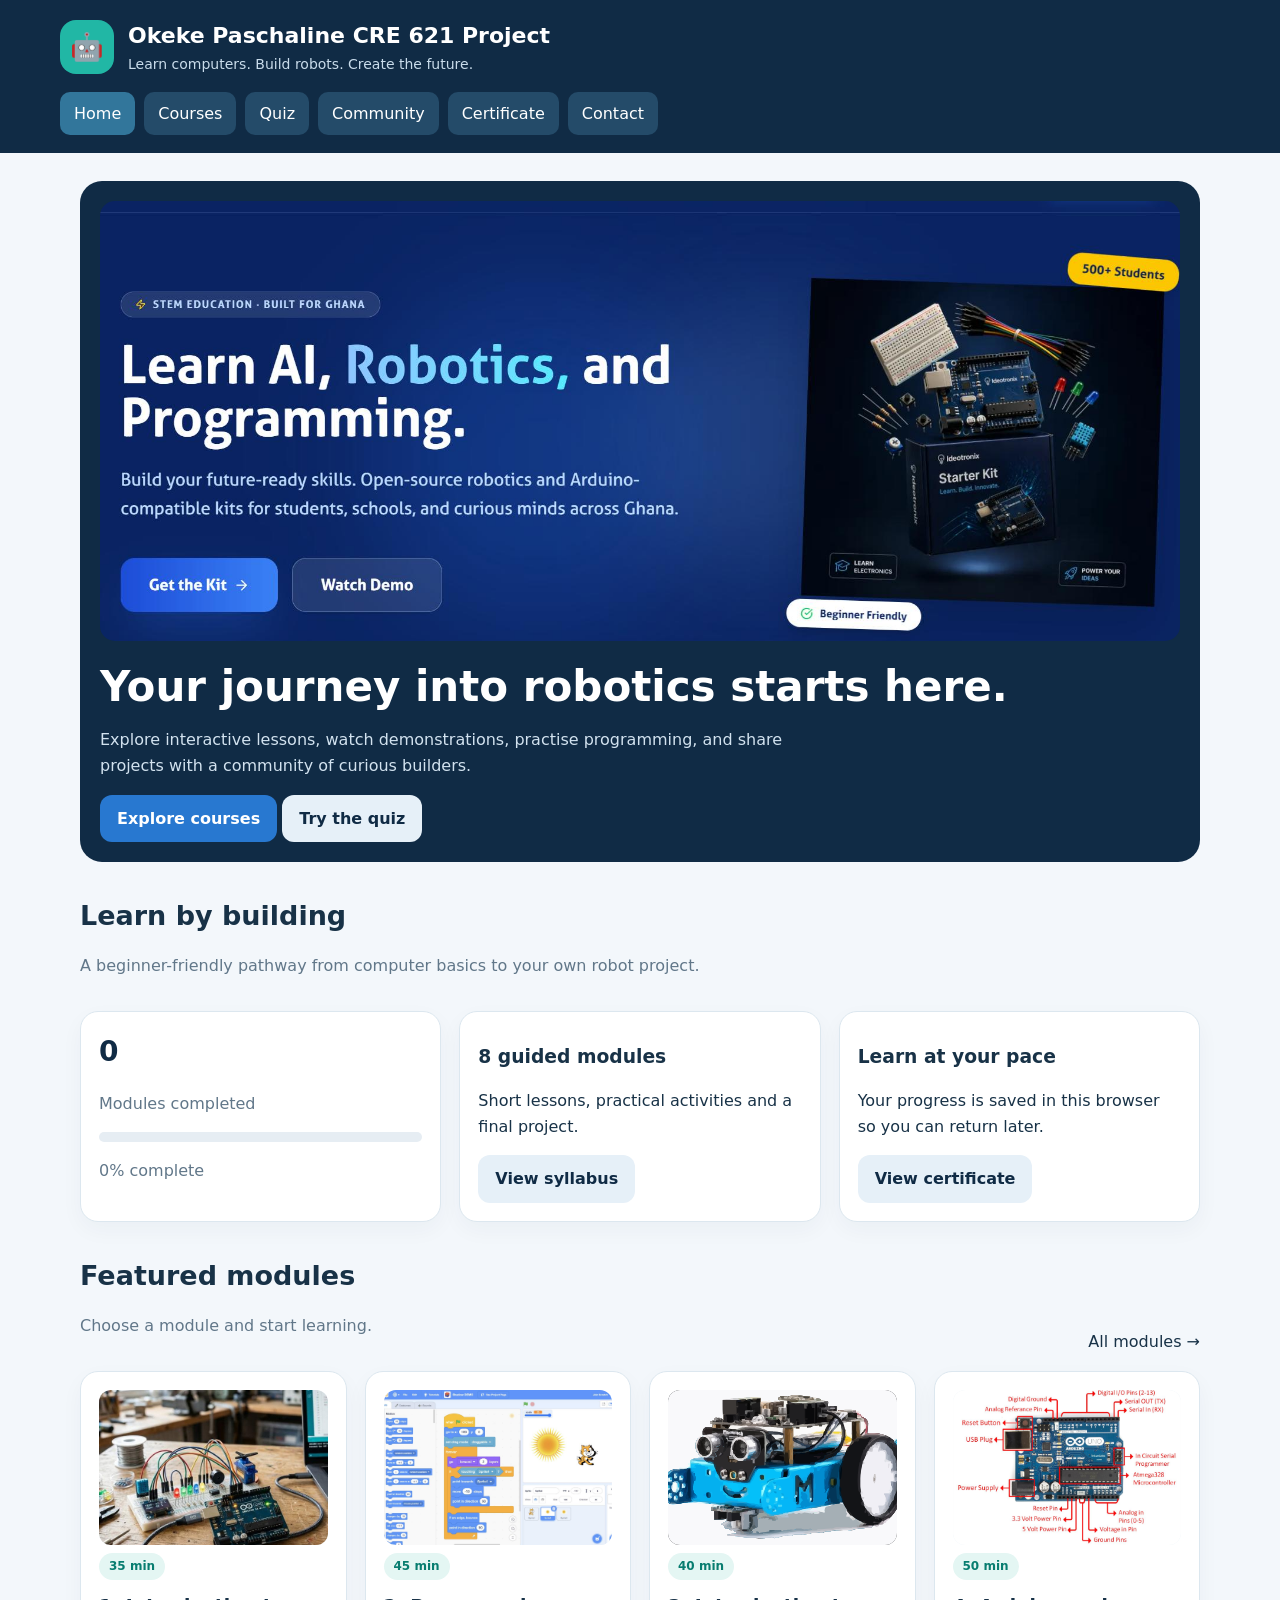
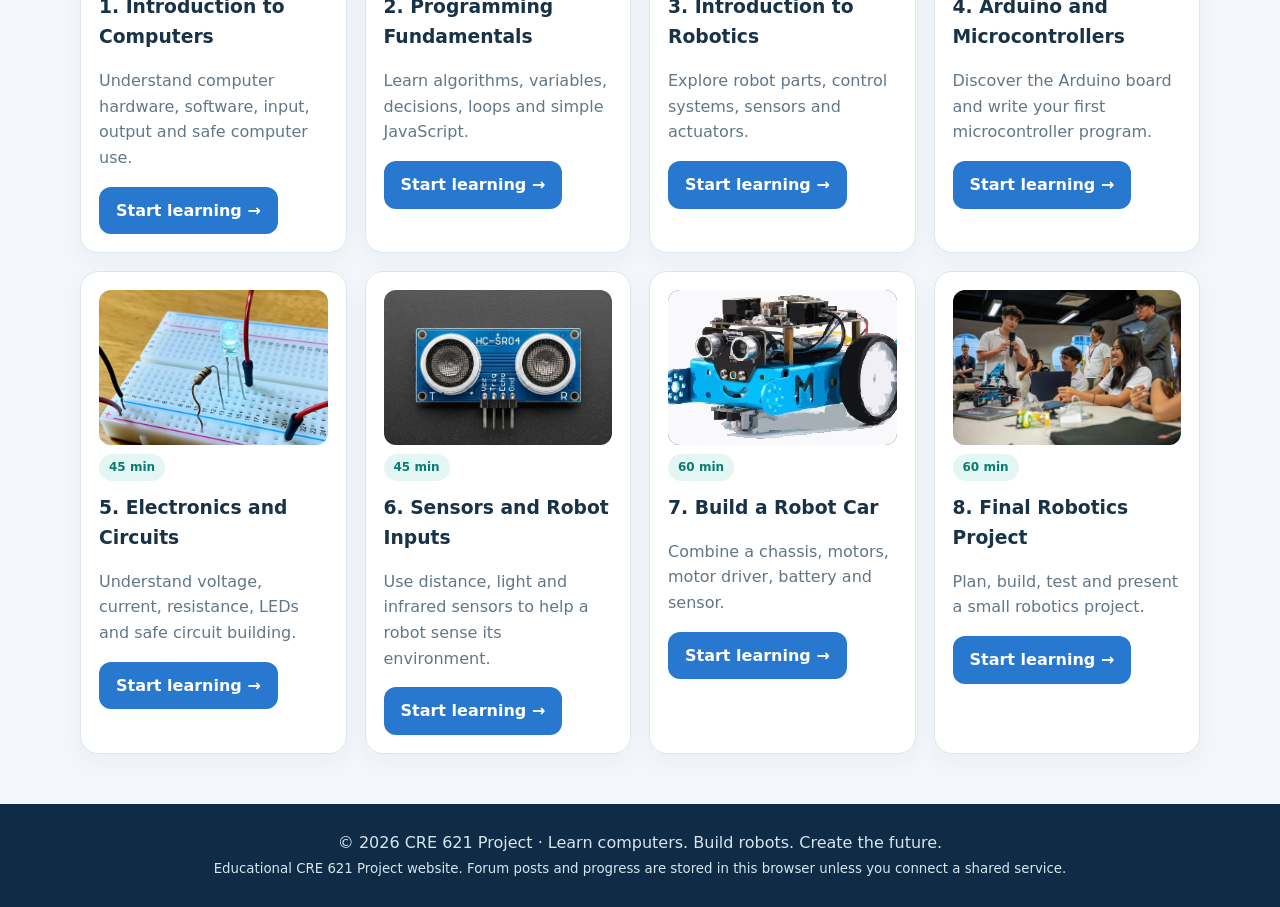
<file: index.html>
<!doctype html><html lang="en"><head><meta charset="utf-8"><meta name="viewport" content="width=device-width,initial-scale=1"><meta name="description" content="Free beginner computer programming and robotics education course."><title>Home | Okeke Paschaline CRE 621 Project </title><link rel="stylesheet" href="css/style.css"></head><body><header class="site-header"><div class="brand"><div class="brand-mark">🤖</div><div><h1>Okeke Paschaline CRE 621 Project</h1><p>Learn computers. Build robots. Create the future.</p></div></div><nav class="nav"><a href="index.html">Home</a><a href="courses.html">Courses</a><a href="quiz.html">Quiz</a><a href="forum.html">Community</a><a href="certificate.html">Certificate</a><a href="contact.html">Contact</a></nav></header><main class="wrap">
<section class="hero"><img src="assets/images/hero-lab.svg" alt="Illustration of a robotics learning lab"><h2>Your journey into robotics starts here.</h2><p>Explore interactive lessons, watch demonstrations, practise programming, and share projects with a community of curious builders.</p><a class="btn" href="courses.html">Explore courses</a> <a class="btn secondary" href="quiz.html">Try the quiz</a></section>
<div class="section-head"><div><h2>Learn by building</h2><p class="muted">A beginner-friendly pathway from computer basics to your own robot project.</p></div></div>
<div class="grid"><article class="card"><div class="stat" data-done-count>0</div><p class="muted">Modules completed</p><div class="progress"><span data-progress></span></div><p data-progress-label class="muted">0% complete</p></article><article class="card"><h3>8 guided modules</h3><p>Short lessons, practical activities and a final project.</p><a href="courses.html" class="btn secondary">View syllabus</a></article><article class="card"><h3>Learn at your pace</h3><p>Your progress is saved in this browser so you can return later.</p><a href="certificate.html" class="btn secondary">View certificate</a></article></div>
<div class="section-head"><div><h2>Featured modules</h2><p class="muted">Choose a module and start learning.</p></div><a href="courses.html">All modules →</a></div><div id="module-grid" class="grid"></div>
</main><footer class="footer">© 2026 CRE 621 Project · Learn computers. Build robots. Create the future.<br><small>Educational CRE 621 Project website. Forum posts and progress are stored in this browser unless you connect a shared service.</small></footer><script src="js/app.js"></script></body></html>
</file>
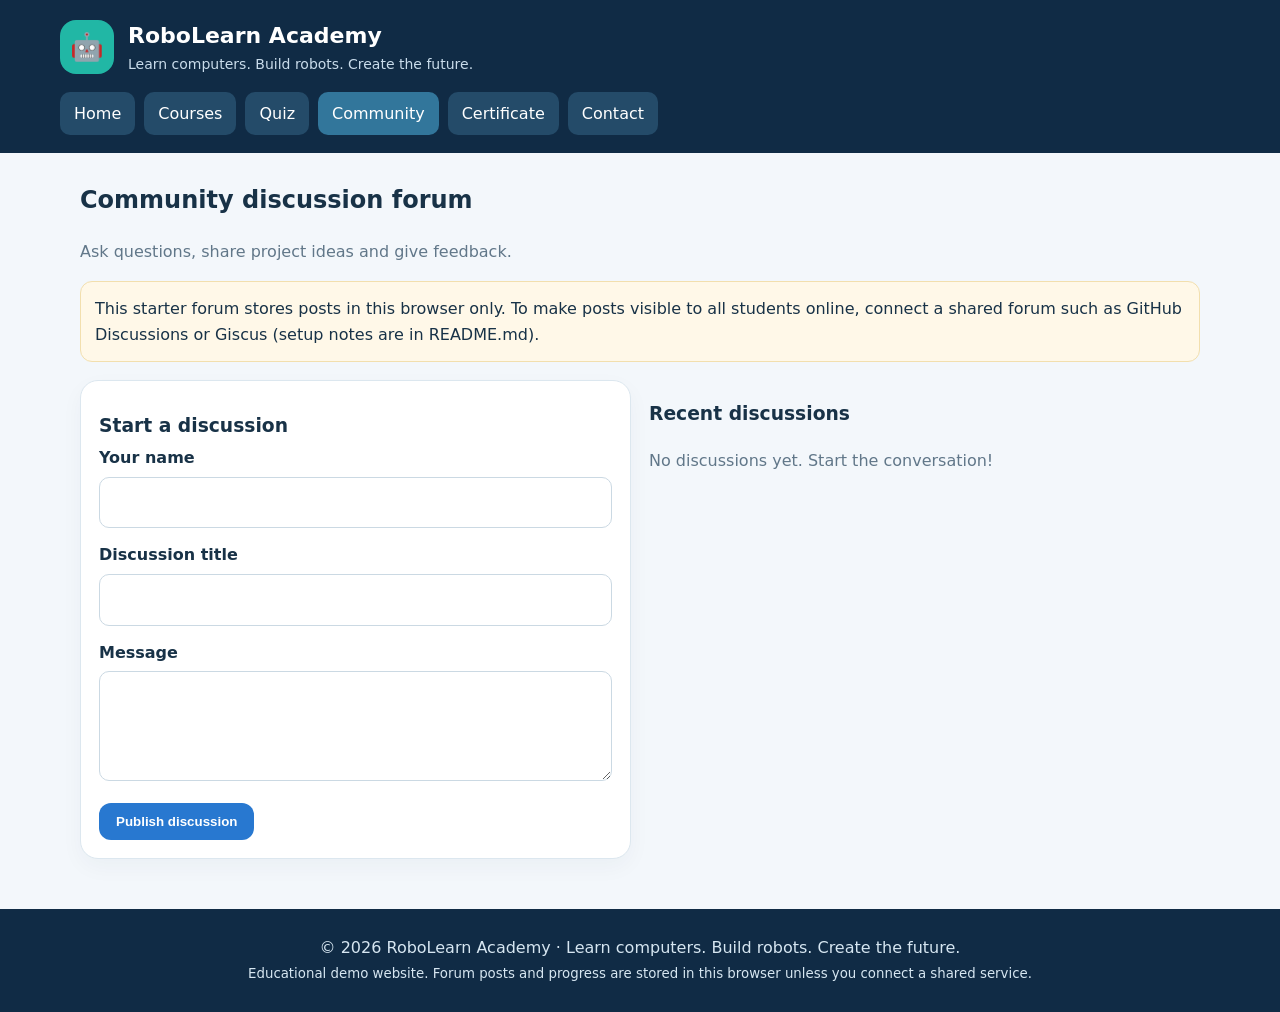
<file: forum.html>
<!doctype html><html lang="en"><head><meta charset="utf-8"><meta name="viewport" content="width=device-width,initial-scale=1"><meta name="description" content="Free beginner computer programming and robotics education course."><title>Community | CRE 621 Project</title><link rel="stylesheet" href="css/style.css"></head><body><header class="site-header"><div class="brand"><div class="brand-mark">🤖</div><div><h1>RoboLearn Academy</h1><p>Learn computers. Build robots. Create the future.</p></div></div><nav class="nav"><a href="index.html">Home</a><a href="courses.html">Courses</a><a href="quiz.html">Quiz</a><a href="forum.html">Community</a><a href="certificate.html">Certificate</a><a href="contact.html">Contact</a></nav></header><main class="wrap"><h2>Community discussion forum</h2><p class="muted">Ask questions, share project ideas and give feedback.</p><div class="notice">This starter forum stores posts in this browser only. To make posts visible to all students online, connect a shared forum such as GitHub Discussions or Giscus (setup notes are in README.md).</div><div class="two-col" style="margin-top:18px"><form id="forum-form" class="card"><h3>Start a discussion</h3><label>Your name</label><input name="name" required maxlength="60"><label>Discussion title</label><input name="title" required maxlength="100"><label>Message</label><textarea name="body" required maxlength="2000"></textarea><button>Publish discussion</button></form><section><h3>Recent discussions</h3><div id="posts"></div></section></div></main><footer class="footer">© 2026 RoboLearn Academy · Learn computers. Build robots. Create the future.<br><small>Educational demo website. Forum posts and progress are stored in this browser unless you connect a shared service.</small></footer><script src="js/app.js"></script><script src="js/forum.js"></script></body></html>
</file>
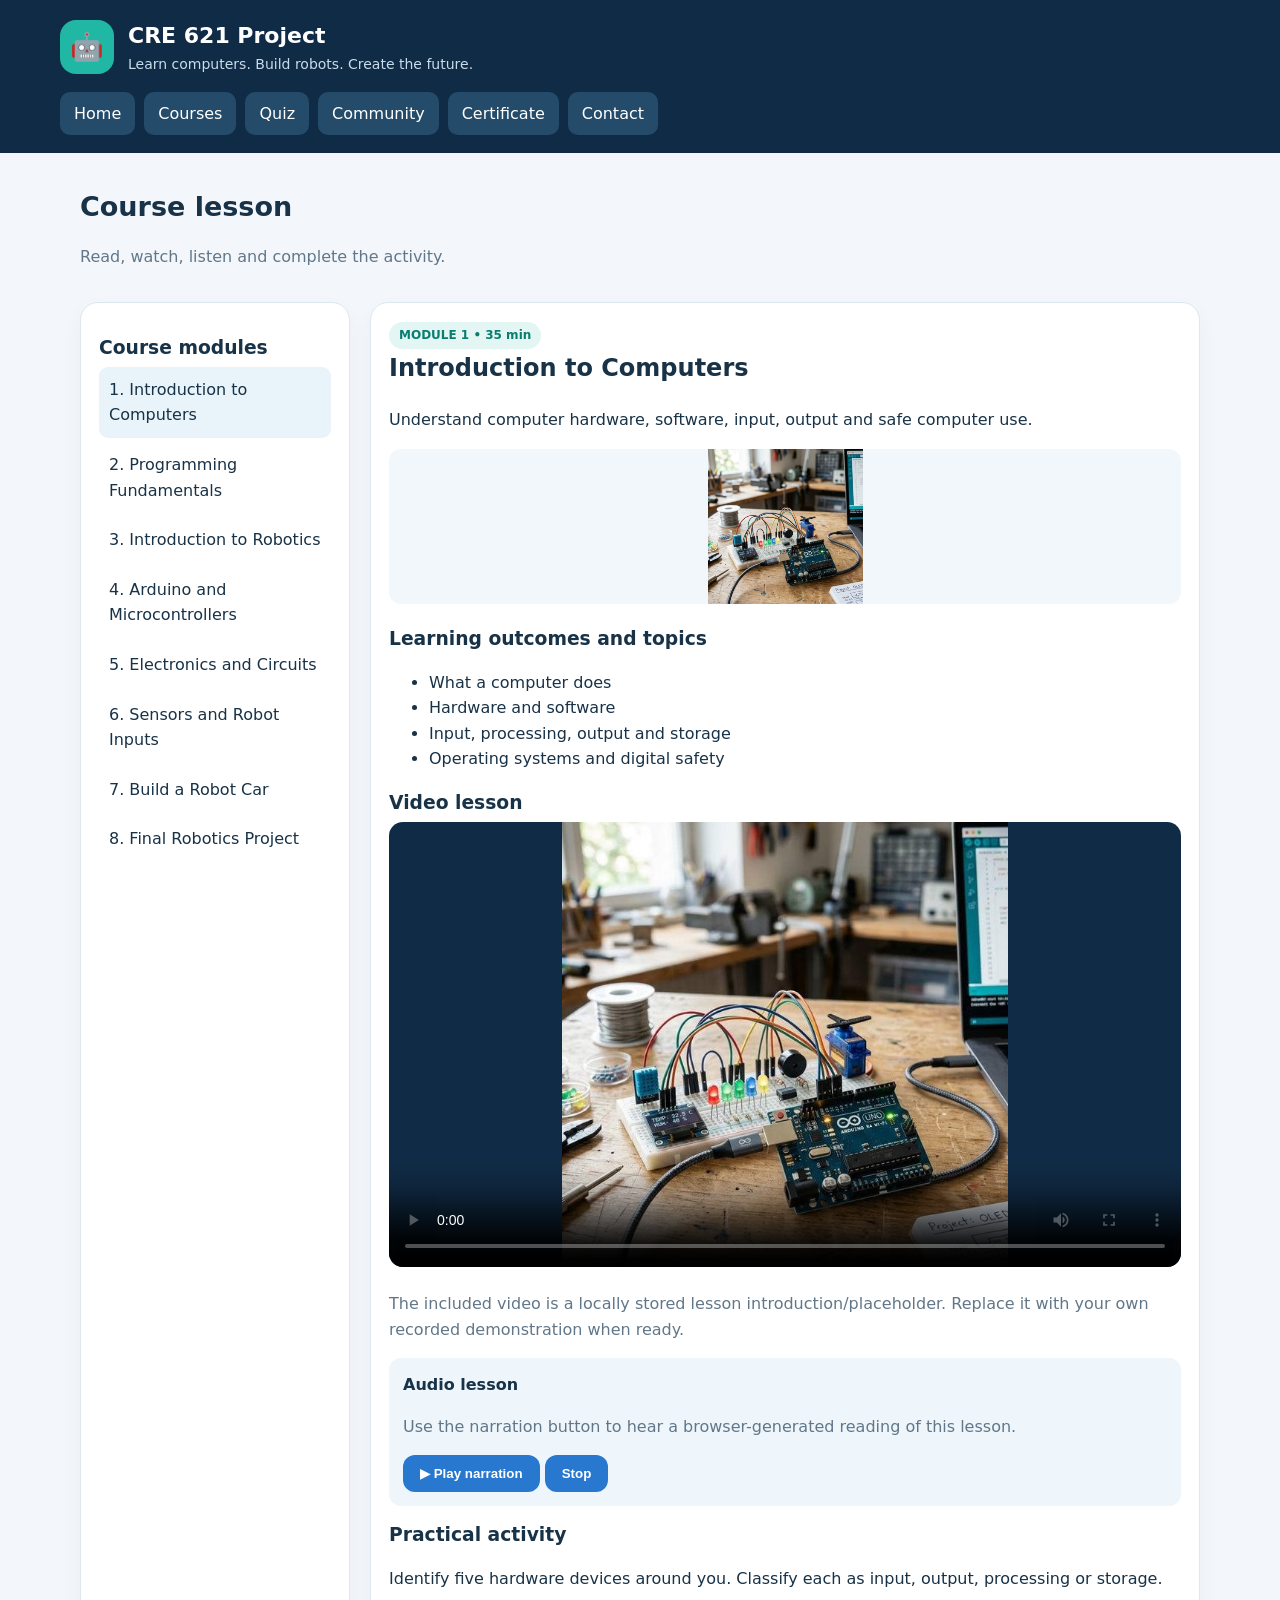
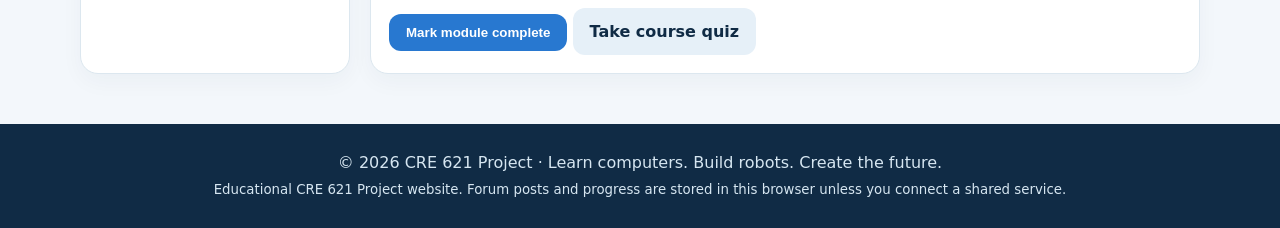
<file: lesson.html>
<!doctype html><html lang="en"><head><meta charset="utf-8"><meta name="viewport" content="width=device-width,initial-scale=1"><meta name="description" content="Free beginner computer programming and robotics education course."><title>Lesson | CRE 621 Project</title><link rel="stylesheet" href="css/style.css"></head><body><header class="site-header"><div class="brand"><div class="brand-mark">🤖</div><div><h1>CRE 621 Project</h1><p>Learn computers. Build robots. Create the future.</p></div></div><nav class="nav"><a href="index.html">Home</a><a href="courses.html">Courses</a><a href="quiz.html">Quiz</a><a href="forum.html">Community</a><a href="certificate.html">Certificate</a><a href="contact.html">Contact</a></nav></header><main class="wrap"><div class="section-head"><div><h2>Course lesson</h2><p class="muted">Read, watch, listen and complete the activity.</p></div></div><div id="lesson-root"></div></main><footer class="footer">© 2026 CRE 621 Project · Learn computers. Build robots. Create the future.<br><small>Educational CRE 621 Project website. Forum posts and progress are stored in this browser unless you connect a shared service.</small></footer><script src="js/app.js"></script></body></html>
</file>
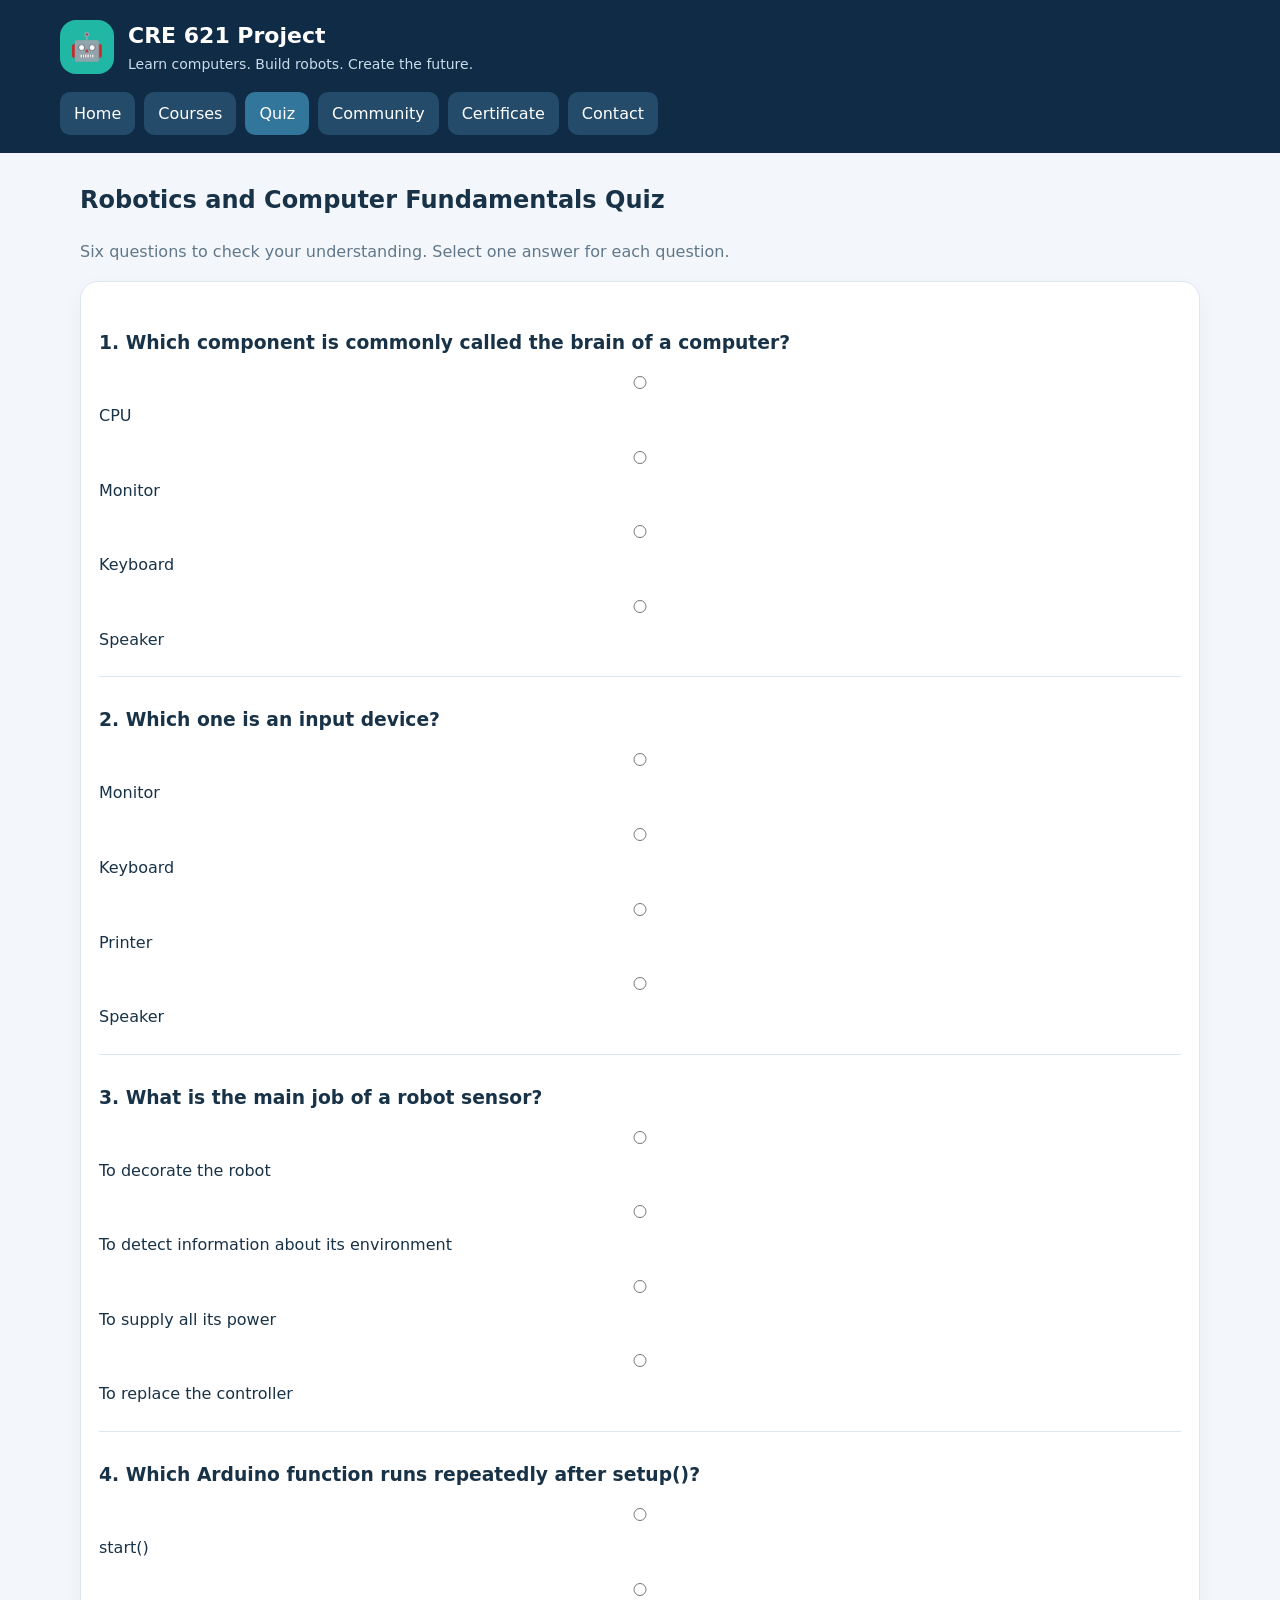
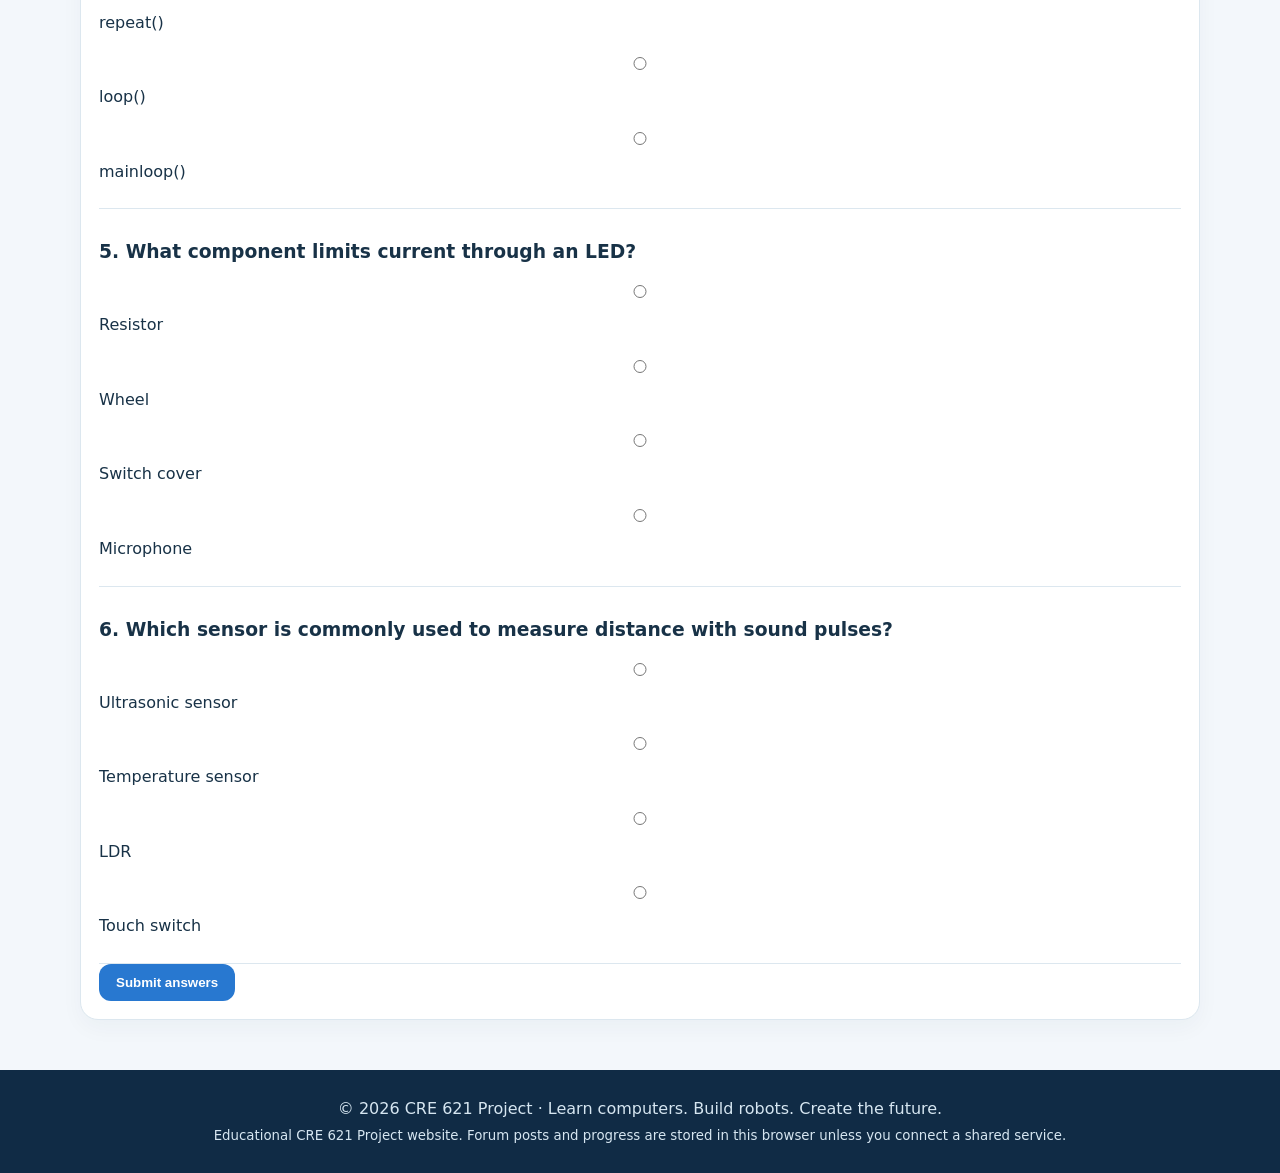
<file: quiz.html>
<!doctype html><html lang="en"><head><meta charset="utf-8"><meta name="viewport" content="width=device-width,initial-scale=1"><meta name="description" content="Free beginner computer programming and robotics education course."><title>Quiz | CRE 621 Project</title><link rel="stylesheet" href="css/style.css"></head><body><header class="site-header"><div class="brand"><div class="brand-mark">🤖</div><div><h1>CRE 621 Project</h1><p>Learn computers. Build robots. Create the future.</p></div></div><nav class="nav"><a href="index.html">Home</a><a href="courses.html">Courses</a><a href="quiz.html">Quiz</a><a href="forum.html">Community</a><a href="certificate.html">Certificate</a><a href="contact.html">Contact</a></nav></header><main class="wrap"><h2>Robotics and Computer Fundamentals Quiz</h2><p class="muted">Six questions to check your understanding. Select one answer for each question.</p><form id="quiz-form" class="card"></form><div id="quiz-result"></div></main><footer class="footer">© 2026 CRE 621 Project · Learn computers. Build robots. Create the future.<br><small>Educational CRE 621 Project website. Forum posts and progress are stored in this browser unless you connect a shared service.</small></footer><script src="js/app.js"></script><script src="js/quiz.js"></script></body></html>
</file>
<file: css/style.css>
:root{--navy:#102b45;--navy2:#173d5c;--blue:#2878d0;--teal:#21b7a5;--ink:#183247;--muted:#617789;--paper:#f3f7fb;--line:#dce7ef}
*{box-sizing:border-box}body{margin:0;background:var(--paper);color:var(--ink);font:16px/1.6 system-ui,-apple-system,Segoe UI,Roboto,sans-serif}a{color:inherit;text-decoration:none}button,.btn{border:0;border-radius:12px;background:var(--blue);color:#fff;padding:11px 17px;font-weight:700;cursor:pointer;display:inline-block}button:hover,.btn:hover{filter:brightness(1.08);transform:translateY(-1px)}.btn.secondary{background:#e6f0f8;color:var(--navy)}.site-header{background:var(--navy);color:white;padding:18px max(22px,calc((100% - 1160px)/2));}.brand{display:flex;gap:14px;align-items:center}.brand-mark{width:54px;height:54px;border-radius:16px;background:var(--teal);display:grid;place-items:center;font-size:27px}.brand h1{font-size:22px;margin:0}.brand p{margin:0;color:#c9dceb;font-size:14px}.nav{display:flex;gap:9px;flex-wrap:wrap;margin-top:16px}.nav a{background:#244b69;padding:9px 14px;border-radius:10px;color:white}.nav a.active,.nav a:hover{background:#32769b}.wrap{max-width:1160px;margin:28px auto;padding:0 20px}.hero{background:var(--navy);color:white;border-radius:22px;padding:20px;overflow:hidden}.hero img{width:100%;max-height:440px;object-fit:cover;border-radius:15px;display:block}.hero h2{font-size:clamp(26px,4vw,42px);line-height:1.15;margin:22px 0 8px}.hero p{color:#d2e2ef;max-width:700px}.section-head{display:flex;justify-content:space-between;align-items:end;gap:20px;margin:32px 0 16px}.section-head h2{margin:0;font-size:27px}.muted{color:var(--muted)}.grid{display:grid;grid-template-columns:repeat(auto-fit,minmax(245px,1fr));gap:18px}.card{background:white;border:1px solid var(--line);border-radius:18px;padding:18px;box-shadow:0 8px 22px #1832470a}.card img{width:100%;height:155px;object-fit:cover;border-radius:12px;background:#edf5fa}.card h3{margin:12px 0 4px}.pill{display:inline-block;background:#e4f6f3;color:#087d70;border-radius:30px;padding:4px 10px;font-size:12px;font-weight:700}.progress{height:10px;background:#e6edf3;border-radius:20px;overflow:hidden}.progress span{display:block;height:100%;background:var(--teal);width:0}.lesson-layout{display:grid;grid-template-columns:270px 1fr;gap:20px}.lesson-list a{display:block;padding:10px;border-radius:9px;margin:4px 0}.lesson-list a:hover,.lesson-list a.selected{background:#e8f3fa}.lesson-content{min-width:0}.lesson-content h2{margin-top:0}.media-frame{width:100%;aspect-ratio:16/9;border:0;border-radius:14px;background:#102b45}.audio-box{background:#eef6fb;padding:14px;border-radius:12px;margin:14px 0}.audio-box audio{width:100%}input,textarea,select{width:100%;padding:12px;border:1px solid #cbd9e3;border-radius:10px;font:inherit;margin:6px 0 14px;background:white}textarea{min-height:110px}label{font-weight:650}.question{padding:16px 0;border-bottom:1px solid var(--line)}.option{display:block;padding:8px 0;font-weight:400}.result{padding:14px;border-radius:12px;background:#e6f7f3;margin-top:14px}.post{border:1px solid var(--line);padding:14px;border-radius:12px;margin:12px 0;background:white}.post small{color:var(--muted)}.footer{margin-top:50px;background:var(--navy);color:#d6e6f1;padding:26px;text-align:center}.notice{background:#fff8e8;border:1px solid #f2dfae;padding:14px;border-radius:12px}.two-col{display:grid;grid-template-columns:1fr 1fr;gap:18px}.stat{font-size:28px;font-weight:800;color:var(--navy)}.certificate{border:10px double #c59a42;padding:35px;text-align:center;background:#fffdf7}.certificate h2{font-family:Georgia,serif;font-size:34px;color:#173d5c}.hidden{display:none}@media(max-width:760px){.lesson-layout,.two-col{grid-template-columns:1fr}.site-header{padding:16px 18px}.wrap{padding:0 14px}.section-head{align-items:start;flex-direction:column}}
</file>
